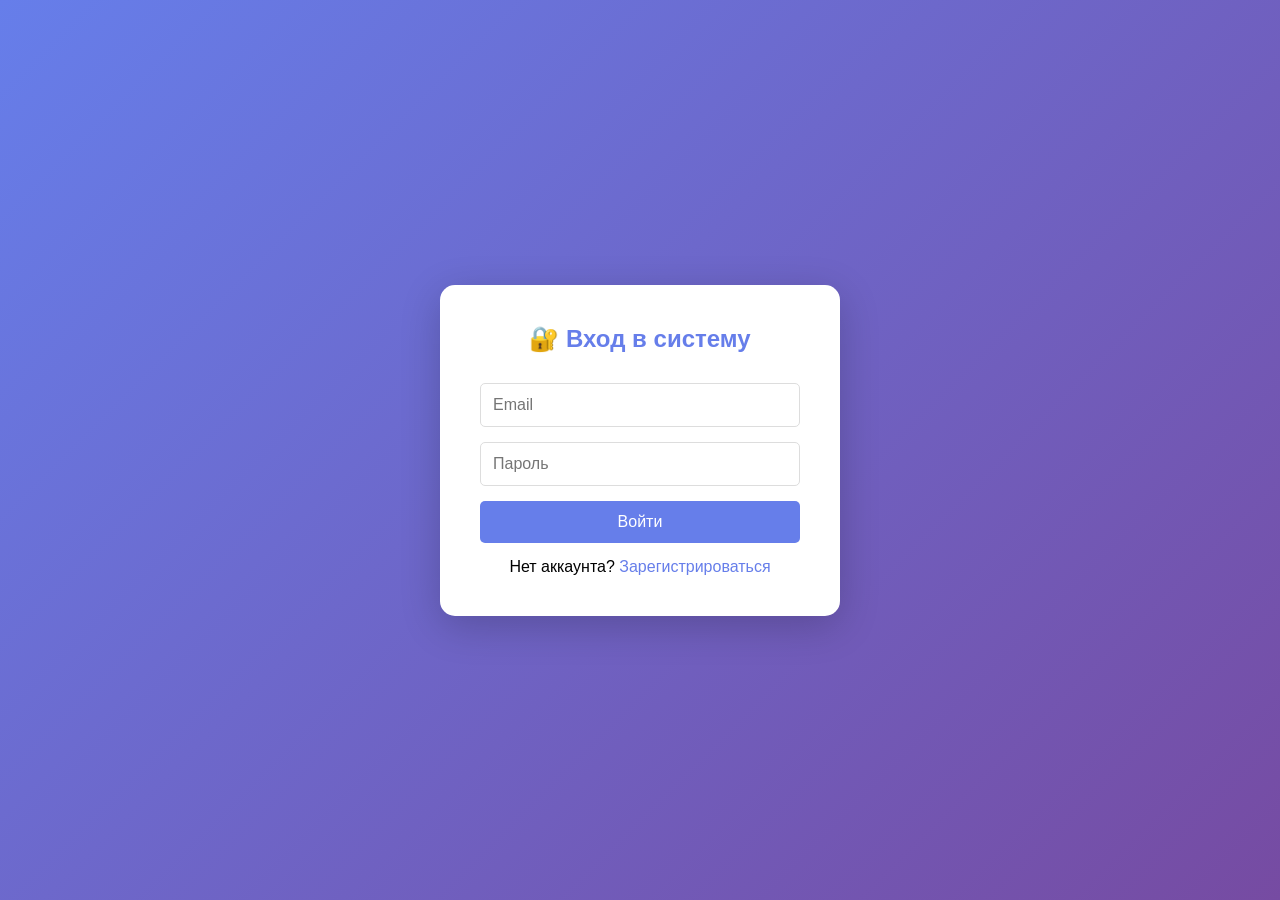
<file: frontend/login.html>
<!DOCTYPE html>
<html lang="en">
<head>
    <meta charset="UTF-8">
    <meta name="viewport" content="width=device-width, initial-scale=1.0">
    <title>Вход - Media Content</title>
    <style>
        * {
            margin: 0;
            padding: 0;
            box-sizing: border-box;
        }

        body {
            font-family: 'Segoe UI', Tahoma, Geneva, Verdana, sans-serif;
            background: linear-gradient(135deg, #667eea 0%, #764ba2 100%);
            min-height: 100vh;
            display: flex;
            justify-content: center;
            align-items: center;
        }

        .auth-card {
            background: white;
            max-width: 400px;
            width: 90%;
            margin: 20px;
            padding: 40px;
            border-radius: 15px;
            box-shadow: 0 10px 40px rgba(0,0,0,0.2);
        }

        .auth-card h2 {
            text-align: center;
            color: #667eea;
            margin-bottom: 30px;
        }

        .auth-card input {
            width: 100%;
            padding: 12px;
            margin-bottom: 15px;
            border: 1px solid #ddd;
            border-radius: 5px;
            font-size: 16px;
        }

        .auth-card button {
            width: 100%;
            padding: 12px;
            background: #667eea;
            color: white;
            border: none;
            border-radius: 5px;
            font-size: 16px;
            cursor: pointer;
            transition: background 0.3s;
        }

        .auth-card button:hover {
            background: #5a67d8;
        }

        .auth-card button:disabled {
            background: #ccc;
            cursor: not-allowed;
        }

        .auth-card .link {
            text-align: center;
            margin-top: 15px;
        }

        .auth-card .link a {
            color: #667eea;
            text-decoration: none;
        }

        .auth-card .link a:hover {
            text-decoration: underline;
        }

        .message {
            padding: 12px;
            margin-bottom: 20px;
            border-radius: 5px;
            animation: slideIn 0.3s ease;
        }

        .message.success {
            background: #d4edda;
            color: #155724;
            border: 1px solid #c3e6cb;
        }

        .message.error {
            background: #f8d7da;
            color: #721c24;
            border: 1px solid #f5c6cb;
        }

        @keyframes slideIn {
            from {
                transform: translateY(-20px);
                opacity: 0;
            }
            to {
                transform: translateY(0);
                opacity: 1;
            }
        }
    </style>
</head>
<body>
    <div class="auth-card">
        <h2>🔐 Вход в систему</h2>
        <div id="message"></div>
        <form onsubmit="handleLogin(event)">
            <input type="email" id="email" placeholder="Email" required autocomplete="email">
            <input type="password" id="password" placeholder="Пароль" required autocomplete="current-password">
            <button type="submit" id="loginBtn">Войти</button>
        </form>
        <div class="link">
            Нет аккаунта? <a href="/register.html">Зарегистрироваться</a>
        </div>
    </div>

    <script>
        const API_BASE = '/api';

        async function login(email, password) {
            const response = await fetch(`${API_BASE}/auth/login`, {
                method: 'POST',
                headers: {
                    'Content-Type': 'application/json'
                },
                body: JSON.stringify({ email, password })
            });

            const data = await response.json();

            if (!response.ok) {
                throw new Error(data.error || 'Ошибка входа');
            }

            return data;
        }

        async function handleLogin(event) {
            event.preventDefault();
            
            const email = document.getElementById('email').value;
            const password = document.getElementById('password').value;
            const loginBtn = document.getElementById('loginBtn');
            const messageDiv = document.getElementById('message');

            loginBtn.disabled = true;
            loginBtn.textContent = 'Вход...';

            try {
                const result = await login(email, password);
                
                if (result.token) {
                    localStorage.setItem('token', result.token);
                    
                    showMessage('Вход выполнен успешно! Перенаправление...', 'success');
                    
                    setTimeout(() => {
                        window.location.href = '/index.html';
                    }, 1000);
                }
            } catch (error) {
                showMessage(error.message, 'error');
                loginBtn.disabled = false;
                loginBtn.textContent = 'Войти';
            }
        }

        function showMessage(msg, type) {
            const messageDiv = document.getElementById('message');
            messageDiv.innerHTML = `<div class="message ${type}">${msg}</div>`;
            
            setTimeout(() => {
                if (messageDiv.innerHTML) {
                    messageDiv.innerHTML = '';
                }
            }, 3000);
        }

        if (localStorage.getItem('token')) {
            window.location.href = '/index.html';
        }
    </script>
</body>
</html>
</file>
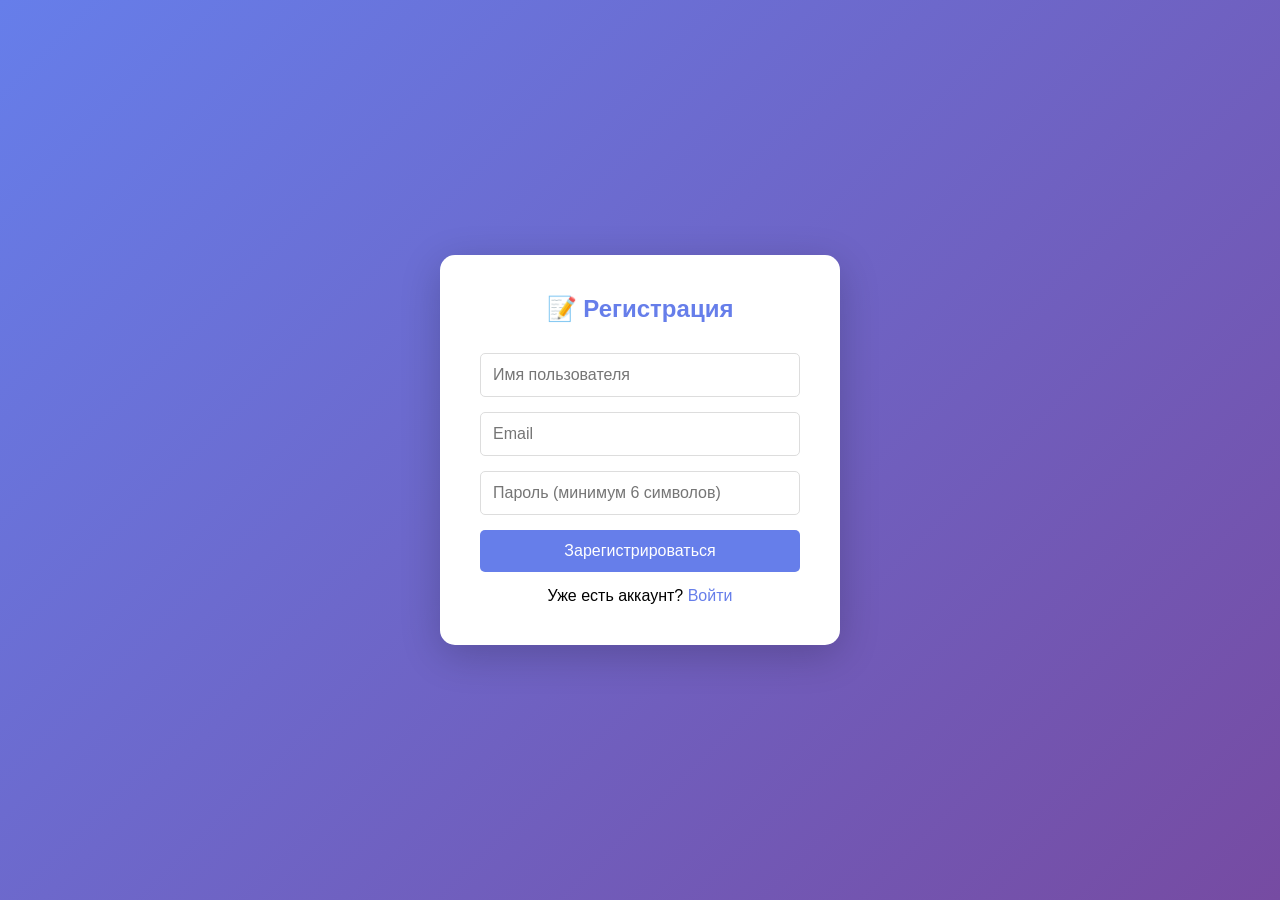
<file: frontend/register.html>
<!DOCTYPE html>
<html lang="en">
<head>
    <meta charset="UTF-8">
    <meta name="viewport" content="width=device-width, initial-scale=1.0">
    <title>Регистрация - Media Content</title>
    <style>
        * {
            margin: 0;
            padding: 0;
            box-sizing: border-box;
        }

        body {
            font-family: 'Segoe UI', Tahoma, Geneva, Verdana, sans-serif;
            background: linear-gradient(135deg, #667eea 0%, #764ba2 100%);
            min-height: 100vh;
            display: flex;
            justify-content: center;
            align-items: center;
        }

        .auth-card {
            background: white;
            max-width: 400px;
            width: 90%;
            margin: 20px;
            padding: 40px;
            border-radius: 15px;
            box-shadow: 0 10px 40px rgba(0,0,0,0.2);
        }

        .auth-card h2 {
            text-align: center;
            color: #667eea;
            margin-bottom: 30px;
        }

        .auth-card input {
            width: 100%;
            padding: 12px;
            margin-bottom: 15px;
            border: 1px solid #ddd;
            border-radius: 5px;
            font-size: 16px;
        }

        .auth-card button {
            width: 100%;
            padding: 12px;
            background: #667eea;
            color: white;
            border: none;
            border-radius: 5px;
            font-size: 16px;
            cursor: pointer;
            transition: background 0.3s;
        }

        .auth-card button:hover {
            background: #5a67d8;
        }

        .auth-card button:disabled {
            background: #ccc;
            cursor: not-allowed;
        }

        .auth-card .link {
            text-align: center;
            margin-top: 15px;
        }

        .auth-card .link a {
            color: #667eea;
            text-decoration: none;
        }

        .auth-card .link a:hover {
            text-decoration: underline;
        }

        .message {
            padding: 12px;
            margin-bottom: 20px;
            border-radius: 5px;
            animation: slideIn 0.3s ease;
        }

        .message.success {
            background: #d4edda;
            color: #155724;
            border: 1px solid #c3e6cb;
        }

        .message.error {
            background: #f8d7da;
            color: #721c24;
            border: 1px solid #f5c6cb;
        }

        @keyframes slideIn {
            from {
                transform: translateY(-20px);
                opacity: 0;
            }
            to {
                transform: translateY(0);
                opacity: 1;
            }
        }
    </style>
</head>
<body>
    <div class="auth-card">
        <h2>📝 Регистрация</h2>
        <div id="message"></div>
        <form onsubmit="handleRegister(event)">
            <input type="text" id="username" placeholder="Имя пользователя" required autocomplete="username">
            <input type="email" id="email" placeholder="Email" required autocomplete="email">
            <input type="password" id="password" placeholder="Пароль (минимум 6 символов)" required autocomplete="new-password" minlength="6">
            <button type="submit" id="registerBtn">Зарегистрироваться</button>
        </form>
        <div class="link">
            Уже есть аккаунт? <a href="/login.html">Войти</a>
        </div>
    </div>

    <script>
        const API_BASE = '/api';

        async function register(username, email, password) {
            const response = await fetch(`${API_BASE}/auth/register`, {
                method: 'POST',
                headers: {
                    'Content-Type': 'application/json'
                },
                body: JSON.stringify({ username, email, password })
            });

            const data = await response.json();

            if (!response.ok) {
                throw new Error(data.error || 'Ошибка регистрации');
            }

            return data;
        }

        async function handleRegister(event) {
            event.preventDefault();
            
            const username = document.getElementById('username').value;
            const email = document.getElementById('email').value;
            const password = document.getElementById('password').value;
            const registerBtn = document.getElementById('registerBtn');
            const messageDiv = document.getElementById('message');

            if (password.length < 6) {
                showMessage('Пароль должен быть не менее 6 символов', 'error');
                return;
            }

            registerBtn.disabled = true;
            registerBtn.textContent = 'Регистрация...';

            try {
                const result = await register(username, email, password);
                
                if (result.token) {
                    localStorage.setItem('token', result.token);
                    
                    showMessage('Регистрация успешна! Перенаправление...', 'success');
                    
                    setTimeout(() => {
                        window.location.href = '/index.html';
                    }, 1000);
                }
            } catch (error) {
                showMessage(error.message, 'error');
                registerBtn.disabled = false;
                registerBtn.textContent = 'Зарегистрироваться';
            }
        }

        function showMessage(msg, type) {
            const messageDiv = document.getElementById('message');
            messageDiv.innerHTML = `<div class="message ${type}">${msg}</div>`;
            
            setTimeout(() => {
                if (messageDiv.innerHTML) {
                    messageDiv.innerHTML = '';
                }
            }, 3000);
        }

        if (localStorage.getItem('token')) {
            window.location.href = '/index.html';
        }
    </script>
</body>
</html>
</file>
